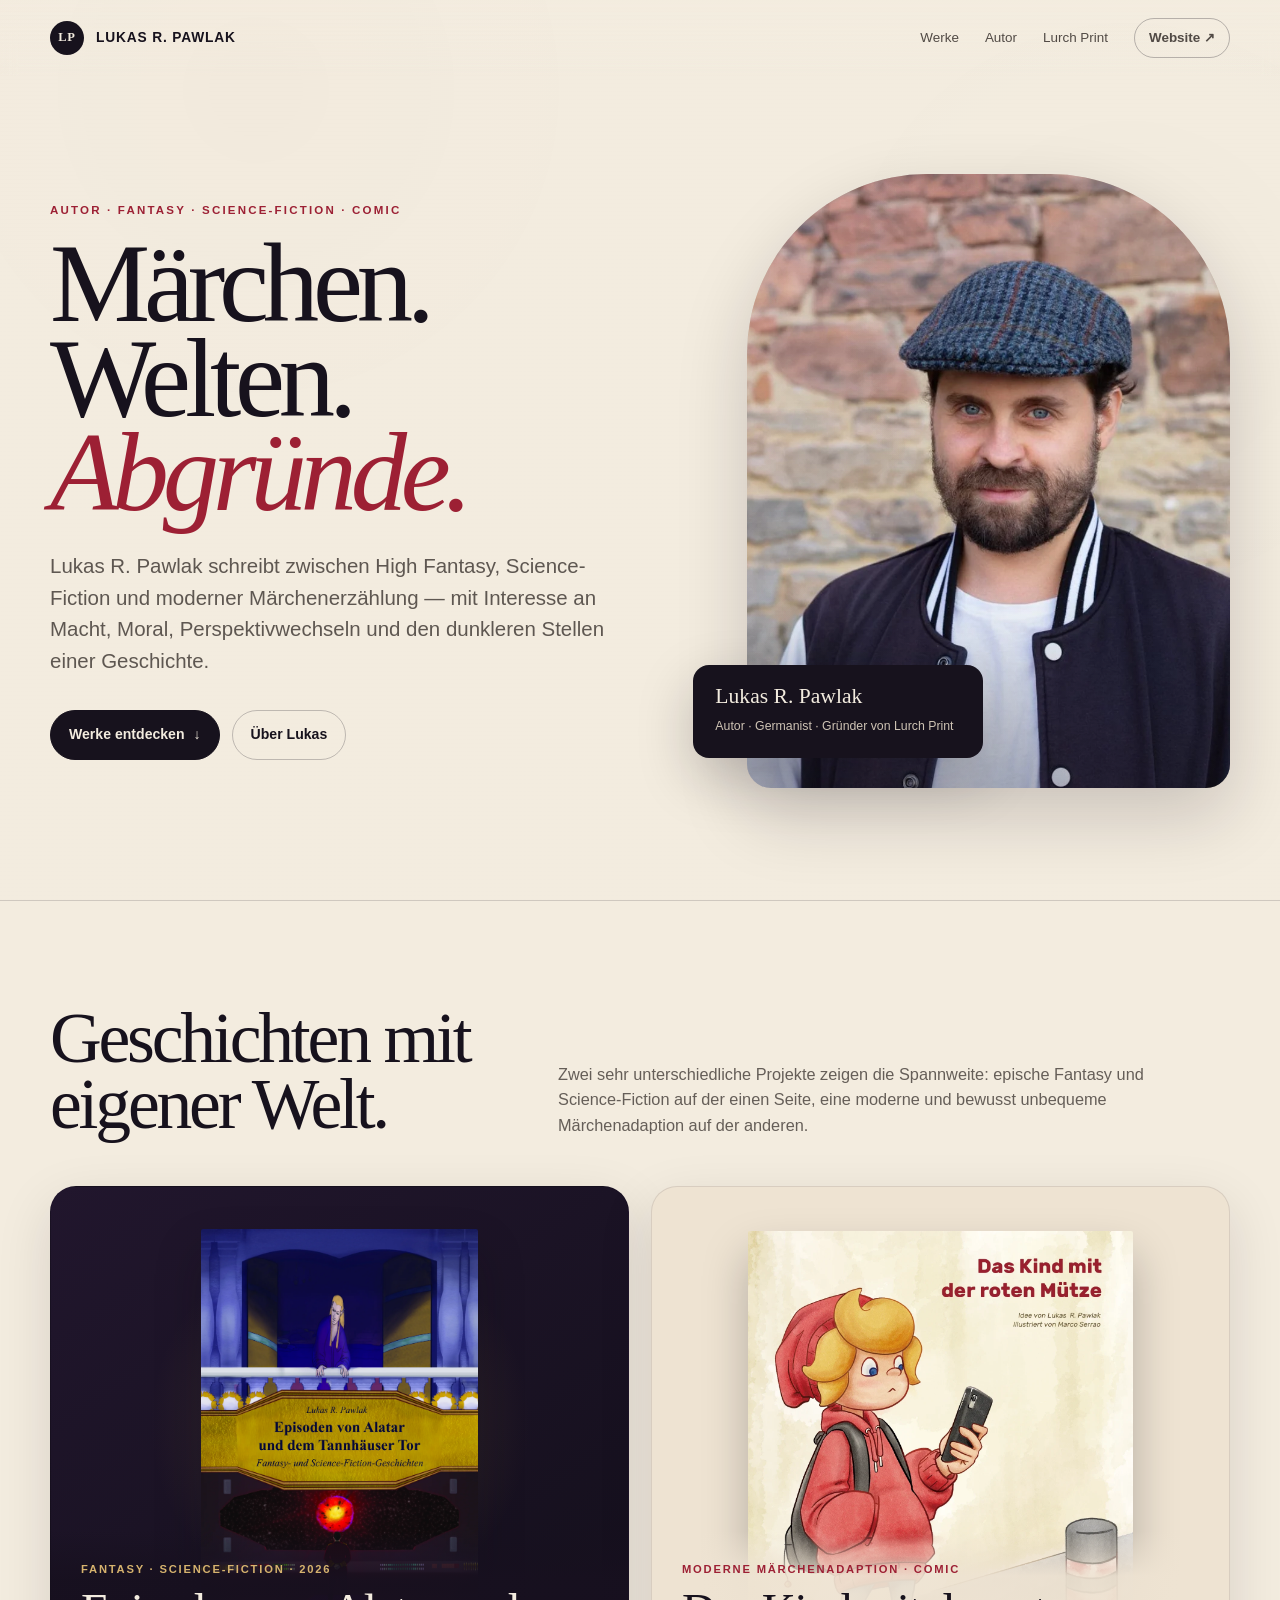
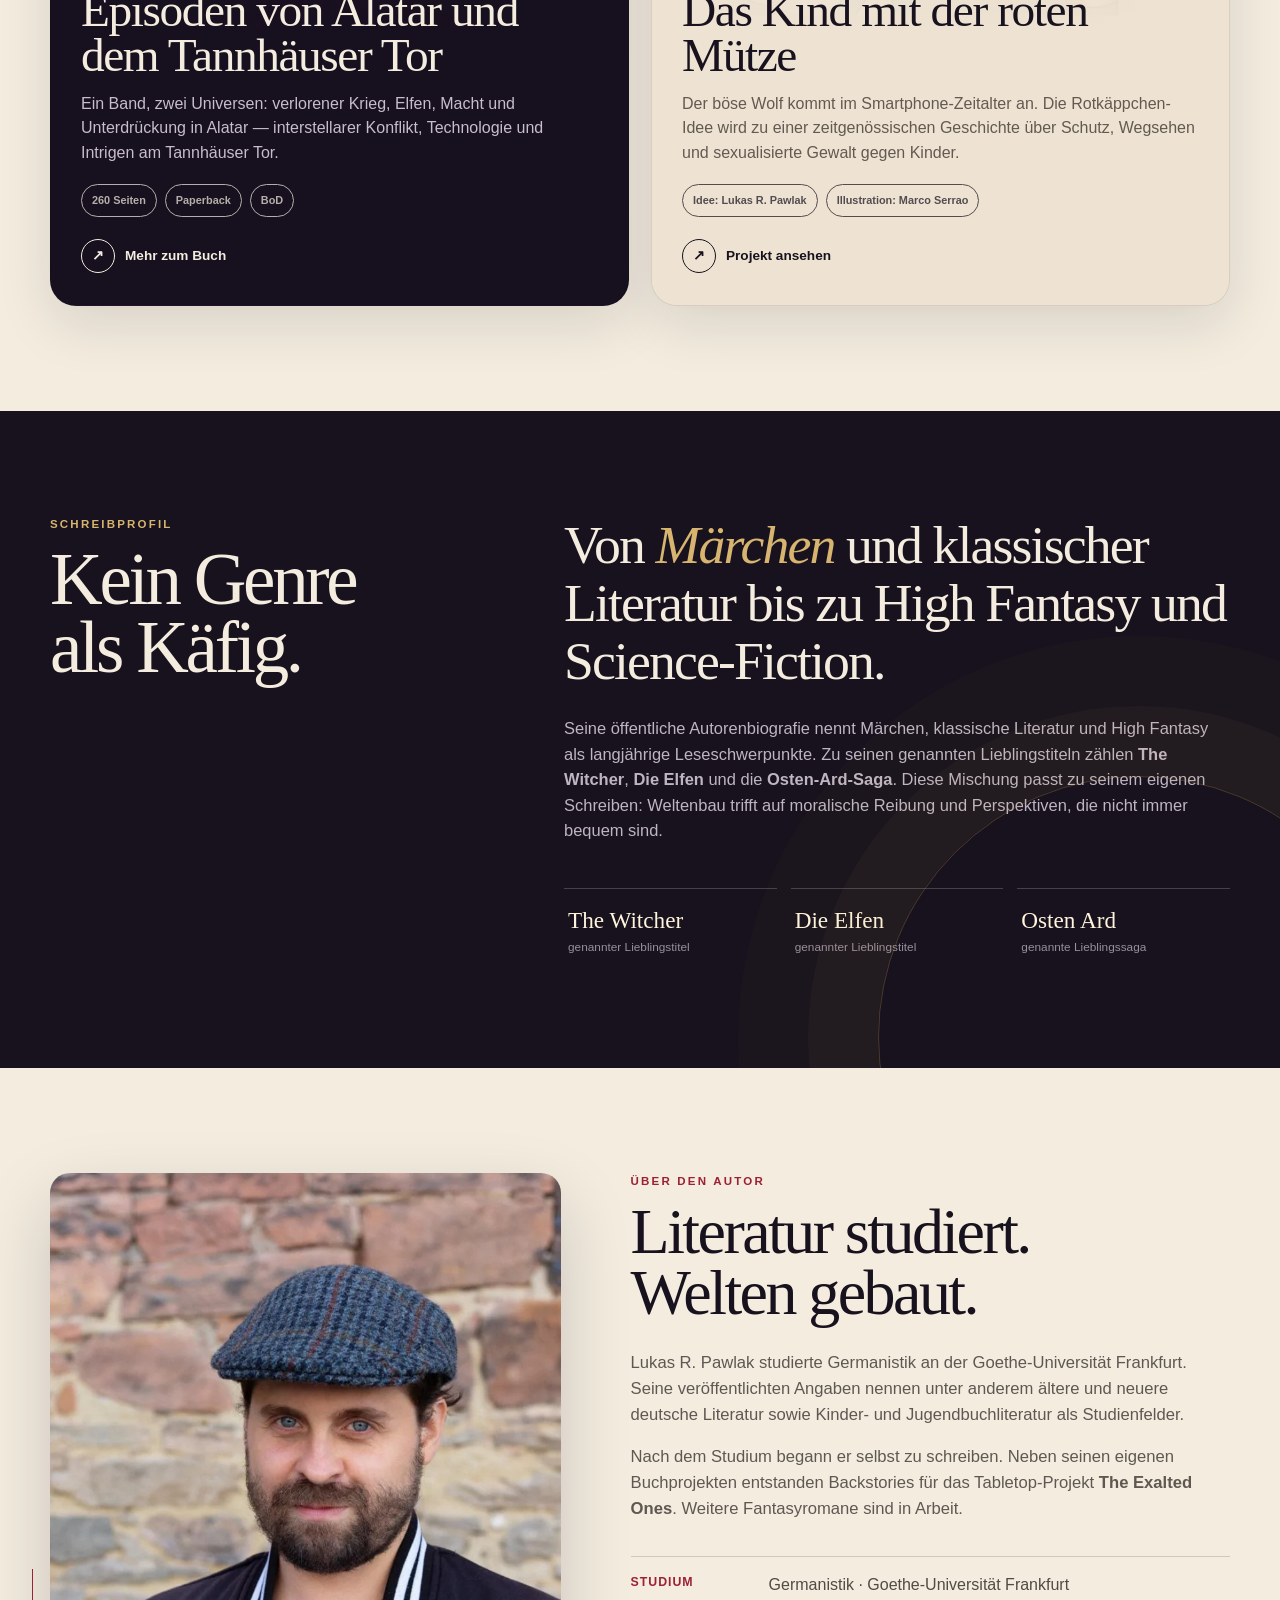
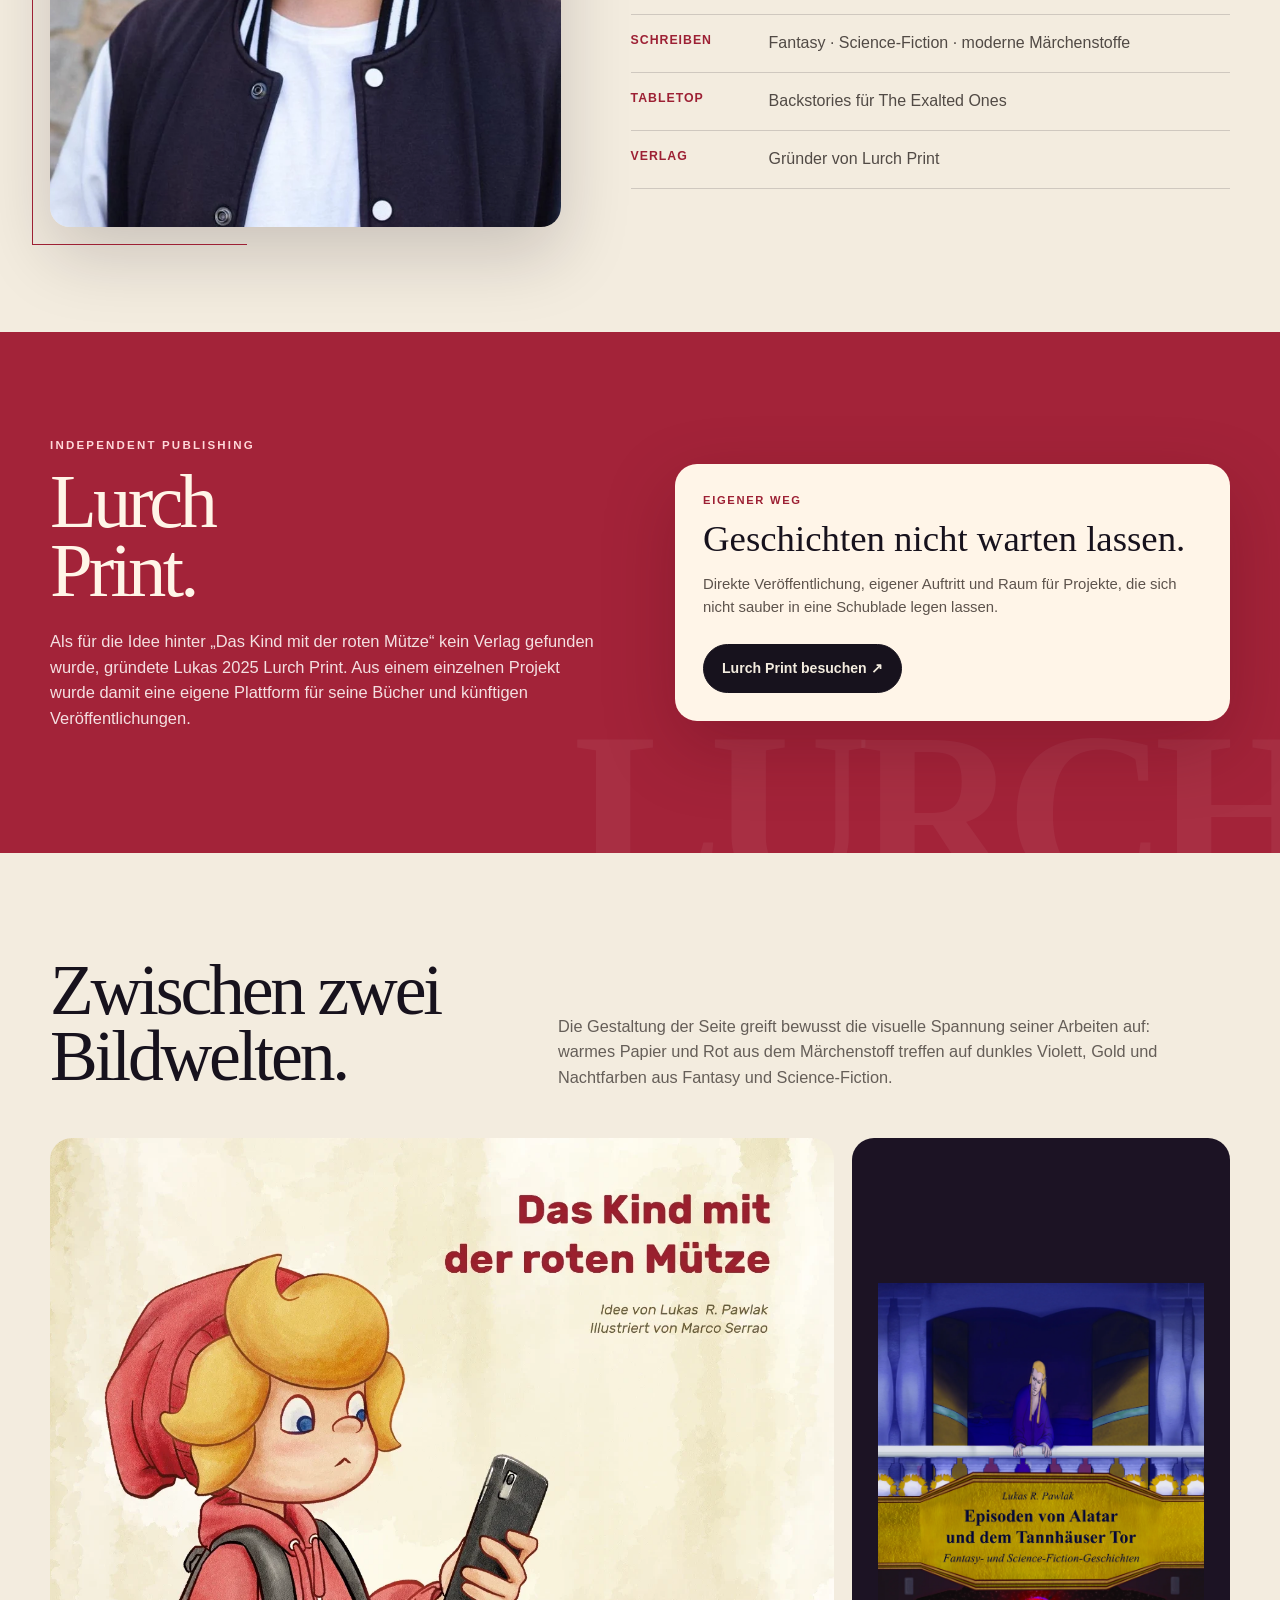
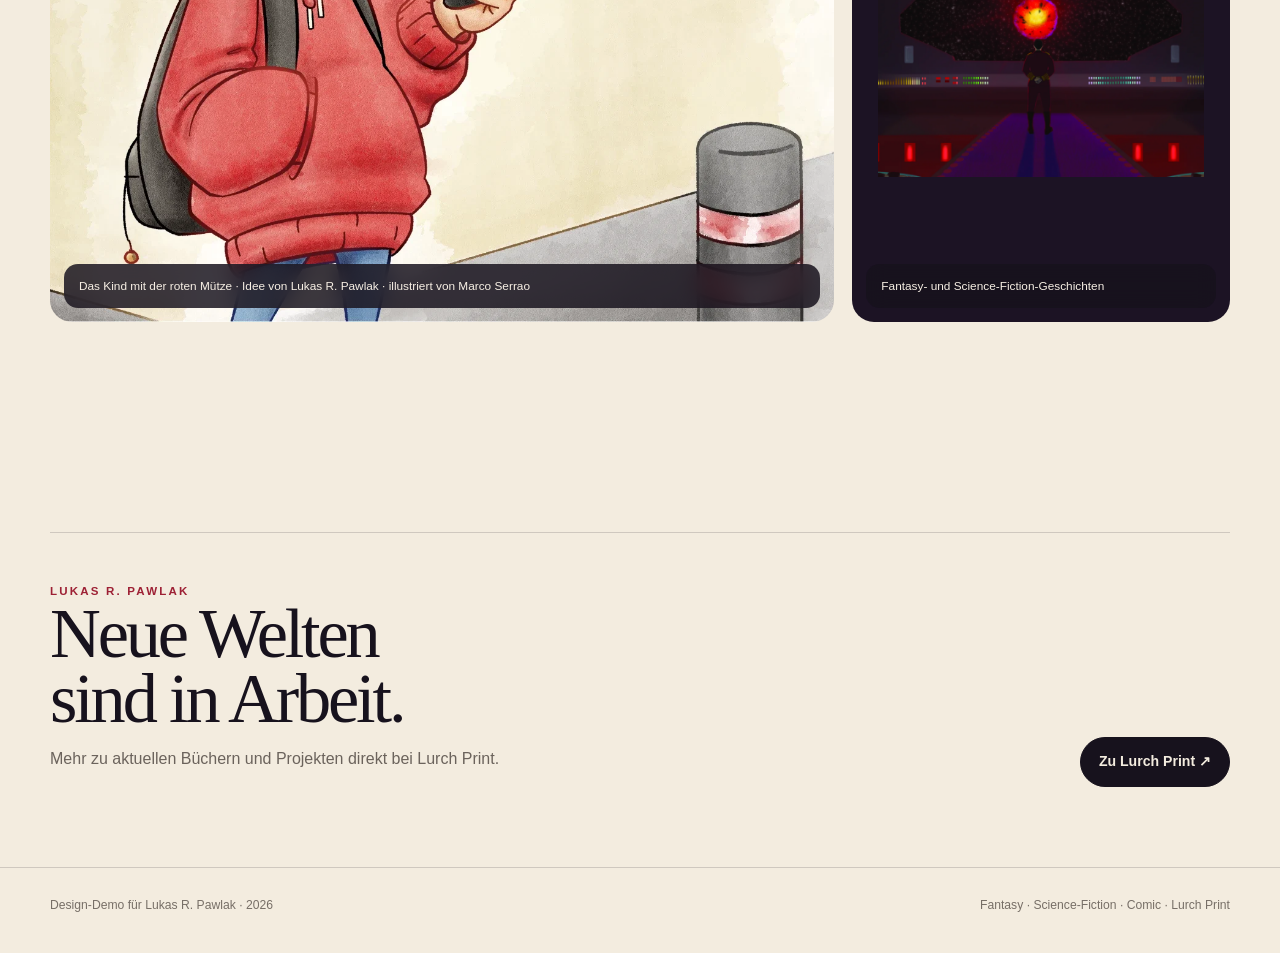
<file: lukas-author-demo/index.html>
<!doctype html>
<html lang="de">
<head>
<meta charset="utf-8">
<meta name="viewport" content="width=device-width,initial-scale=1,viewport-fit=cover">
<meta name="theme-color" content="#17121d">
<title>Lukas R. Pawlak — Autor · Fantasy · Science-Fiction</title>
<meta name="description" content="Lukas R. Pawlak — Autor von Fantasy, Science-Fiction und Das Kind mit der roten Mütze. Gründer von Lurch Print.">
<style>
:root{--ink:#17121d;--paper:#f3ecdf;--paper2:#e9dfcf;--wine:#9d2034;--gold:#bd944d;--blue:#536f8d;--line:rgba(23,18,29,.16);--shadow:0 28px 70px rgba(20,12,25,.18)}
*{box-sizing:border-box}html{scroll-behavior:smooth}body{margin:0;background:var(--paper);color:var(--ink);font-family:-apple-system,BlinkMacSystemFont,"Segoe UI",Inter,Arial,sans-serif;line-height:1.55;overflow-x:hidden}body:before{content:"";position:fixed;inset:0;pointer-events:none;z-index:99;opacity:.18;background-image:radial-gradient(circle at 20% 10%,rgba(157,32,52,.06),transparent 24%),radial-gradient(circle at 88% 34%,rgba(83,111,141,.06),transparent 23%),repeating-linear-gradient(0deg,rgba(23,18,29,.018) 0 1px,transparent 1px 4px);mix-blend-mode:multiply}::selection{background:var(--wine);color:white}a{color:inherit;text-decoration:none}img{display:block;max-width:100%}.wrap{width:min(1180px,calc(100% - 42px));margin:auto}.eyebrow{text-transform:uppercase;letter-spacing:.19em;font-size:.72rem;font-weight:800;color:var(--wine)}
header{position:fixed;inset:0 0 auto;z-index:40;padding-top:env(safe-area-inset-top);background:linear-gradient(to bottom,rgba(243,236,223,.97),rgba(243,236,223,.84),rgba(243,236,223,0));backdrop-filter:blur(8px)}nav{height:76px;display:flex;align-items:center;justify-content:space-between;gap:24px}.brand{display:flex;align-items:center;gap:12px;font-weight:850;letter-spacing:.06em;font-size:.86rem}.brandmark{width:34px;height:34px;border-radius:50%;display:grid;place-items:center;background:var(--ink);color:var(--paper);font-family:Georgia,serif;font-size:.78rem}.navlinks{display:flex;align-items:center;gap:26px;font-size:.84rem;color:#514a45}.navlinks a{position:relative}.navlinks a:not(.cta):after{content:"";position:absolute;left:0;right:100%;bottom:-5px;height:1px;background:var(--wine);transition:.25s}.navlinks a:hover:after{right:0}.cta{border:1px solid rgba(23,18,29,.28);border-radius:999px;padding:9px 14px;font-weight:750}
.hero{min-height:100svh;padding:118px 0 56px;display:grid;grid-template-columns:1.04fr .96fr;gap:62px;align-items:center}.hero-copy{padding:24px 0}.hero h1{font-family:"Iowan Old Style","Palatino Linotype",Palatino,Georgia,serif;font-size:clamp(4.5rem,8.8vw,8.9rem);line-height:.84;letter-spacing:-.055em;font-weight:500;margin:16px 0 30px}.hero h1 span{display:block;color:var(--wine);font-style:italic;font-weight:400}.hero .intro{font-size:clamp(1.06rem,1.8vw,1.28rem);max-width:650px;color:#5e5751}.actions{display:flex;flex-wrap:wrap;gap:12px;margin-top:33px}.btn{display:inline-flex;align-items:center;justify-content:center;gap:9px;border-radius:999px;padding:13px 18px;border:1px solid rgba(23,18,29,.24);font-size:.88rem;font-weight:800;transition:.2s}.btn.primary{background:var(--ink);color:var(--paper);border-color:var(--ink)}.btn:hover{transform:translateY(-2px)}.hero-visual{position:relative;min-height:650px}.portrait-frame{position:absolute;inset:18px 0 18px 54px;border-radius:180px 180px 24px 24px;overflow:hidden;box-shadow:var(--shadow);background:#d5c6b7}.portrait-frame img{width:100%;height:100%;object-fit:cover;object-position:center top}.portrait-frame:after{content:"";position:absolute;inset:0;background:linear-gradient(to top,rgba(23,18,29,.30),transparent 33%),linear-gradient(125deg,rgba(157,32,52,.09),transparent 40%)}.hero-note{position:absolute;left:0;bottom:48px;z-index:3;background:var(--ink);color:var(--paper);width:min(290px,75%);padding:20px 22px;border-radius:16px;box-shadow:0 20px 55px rgba(23,18,29,.22)}.hero-note strong{display:block;font:500 1.35rem/1.05 Georgia,serif;margin-bottom:6px}.hero-note span{font-size:.77rem;color:#cfc4b5}.rule{height:1px;background:var(--line)}section{padding:105px 0}
.section-head{display:grid;grid-template-columns:.8fr 1.2fr;gap:60px;align-items:end;margin-bottom:48px}.section-head h2{font-family:"Iowan Old Style","Palatino Linotype",Palatino,Georgia,serif;font-size:clamp(3rem,5.6vw,5.3rem);line-height:.92;letter-spacing:-.045em;font-weight:500;margin:0}.section-head p{margin:0;max-width:650px;color:#655e58;font-size:1.02rem}.works{display:grid;grid-template-columns:1fr 1fr;gap:22px}.work{position:relative;overflow:hidden;border-radius:26px;min-height:720px;display:flex;flex-direction:column;justify-content:flex-end;box-shadow:0 18px 55px rgba(26,18,29,.12);border:1px solid rgba(23,18,29,.10)}.work.dark{background:linear-gradient(145deg,#21162d,#15101d 72%);color:var(--paper)}.work.light{background:#eee3d2;color:var(--ink)}.cover-stage{position:absolute;inset:0 0 245px;display:grid;place-items:center;padding:42px;overflow:hidden}.work.dark .cover-stage:before{content:"";position:absolute;width:420px;height:420px;border-radius:50%;background:radial-gradient(circle,rgba(189,148,77,.23),transparent 64%)}.work.light .cover-stage:before{content:"";position:absolute;width:430px;height:430px;border-radius:50%;background:radial-gradient(circle,rgba(157,32,52,.10),transparent 65%)}.cover{position:relative;z-index:2;max-height:420px;max-width:78%;object-fit:contain;box-shadow:0 24px 45px rgba(15,10,18,.26);border-radius:2px;transition:.4s}.work:hover .cover{transform:translateY(-7px) rotate(-1deg)}.work.light:hover .cover{transform:translateY(-7px) rotate(1deg)}.work-info{position:relative;z-index:4;padding:30px 30px 32px}.work.dark .work-info{background:linear-gradient(to top,#17101f 0 72%,rgba(23,16,31,.92) 87%,transparent)}.work.light .work-info{background:linear-gradient(to top,#eee3d2 0 72%,rgba(238,227,210,.93) 88%,transparent)}.kicker{font-size:.7rem;letter-spacing:.16em;text-transform:uppercase;font-weight:800}.work.dark .kicker{color:#d6b36e}.work.light .kicker{color:var(--wine)}.work h3{font:500 clamp(2.25rem,3.7vw,3.8rem)/.96 Georgia,serif;letter-spacing:-.03em;margin:9px 0 13px}.work p{margin:0 0 18px;max-width:560px}.work.dark p{color:#c8bdcb}.work.light p{color:#625951}.meta{display:flex;gap:8px;flex-wrap:wrap;margin:16px 0 22px}.chip{padding:7px 10px;border-radius:999px;font-size:.68rem;font-weight:750;border:1px solid currentColor;opacity:.72}.worklink{display:inline-flex;align-items:center;gap:10px;font-size:.85rem;font-weight:850}.worklink i{display:grid;place-items:center;width:34px;height:34px;border-radius:50%;border:1px solid currentColor;font-style:normal}
.statement{background:var(--ink);color:var(--paper);position:relative;overflow:hidden}.statement:before{content:"";position:absolute;inset:auto -120px -230px auto;width:520px;height:520px;border-radius:50%;border:1px solid rgba(189,148,77,.3);box-shadow:0 0 0 70px rgba(189,148,77,.04),0 0 0 140px rgba(189,148,77,.025)}.statement-grid{display:grid;grid-template-columns:.8fr 1.2fr;gap:70px;align-items:start}.statement h2{font:500 clamp(3.1rem,5.7vw,5.5rem)/.94 Georgia,serif;letter-spacing:-.045em;margin:12px 0 0}.bigline{font:500 clamp(2rem,4.2vw,4.2rem)/1.08 Georgia,serif;letter-spacing:-.035em;margin:0;max-width:790px}.bigline em{color:#d7b46f;font-weight:400}.statement .copy{color:#bfb5c2;max-width:720px;margin-top:26px;font-size:1.03rem}.influences{display:grid;grid-template-columns:repeat(3,1fr);gap:14px;margin-top:44px}.influence{border-top:1px solid rgba(255,255,255,.20);padding:18px 4px 4px}.influence strong{display:block;font:500 1.45rem Georgia,serif;color:#fff4dc}.influence span{font-size:.74rem;color:#988f9c}
.about-grid{display:grid;grid-template-columns:.92fr 1.08fr;gap:70px;align-items:start}.about-photo{position:relative}.about-photo img{width:100%;aspect-ratio:.78;object-fit:cover;object-position:center top;border-radius:20px;box-shadow:var(--shadow)}.about-photo:after{content:"";position:absolute;left:-18px;bottom:-18px;width:42%;height:42%;border-left:1px solid var(--wine);border-bottom:1px solid var(--wine);pointer-events:none}.about-copy h2{font:500 clamp(3.1rem,5vw,5.2rem)/.95 Georgia,serif;letter-spacing:-.04em;margin:12px 0 26px}.about-copy p{font-size:1.04rem;color:#5f5852;max-width:720px}.timeline{margin-top:35px;border-top:1px solid var(--line)}.trow{display:grid;grid-template-columns:120px 1fr;gap:18px;padding:16px 0;border-bottom:1px solid var(--line)}.trow b{color:var(--wine);font-size:.77rem;letter-spacing:.08em;text-transform:uppercase}.trow span{color:#514a45}
.lurch{background:#a32339;color:#fff5e8;position:relative;overflow:hidden}.lurch:after{content:"LURCH";position:absolute;right:-35px;bottom:-70px;font:700 14rem/1 Georgia,serif;color:rgba(255,255,255,.055);letter-spacing:-.06em;pointer-events:none}.lurch-grid{display:grid;grid-template-columns:1fr 1fr;gap:70px;align-items:center;position:relative;z-index:2}.lurch h2{font:500 clamp(3.4rem,6vw,6rem)/.9 Georgia,serif;letter-spacing:-.05em;margin:12px 0 24px}.lurch p{color:#f4dfe1;max-width:620px;font-size:1.03rem}.lurch-card{background:#fff5e8;color:var(--ink);border-radius:22px;padding:28px;box-shadow:0 26px 70px rgba(70,4,18,.25)}.lurch-card .mini{font-size:.7rem;text-transform:uppercase;letter-spacing:.15em;color:var(--wine);font-weight:850}.lurch-card h3{font:500 2.3rem/1 Georgia,serif;margin:12px 0 14px}.lurch-card p{color:#5d534c;font-size:.93rem}.lurch-card .btn{margin-top:10px;background:var(--ink);color:var(--paper);border-color:var(--ink)}
.gallery{display:grid;grid-template-columns:1.35fr .65fr;gap:18px}.gallery-main,.gallery-side{border-radius:22px;overflow:hidden;position:relative;min-height:460px;background:#ddd}.gallery-main img,.gallery-side img{width:100%;height:100%;object-fit:cover}.gallery-side img{object-fit:contain;background:#1c1324;padding:26px}.caption-strip{position:absolute;left:14px;right:14px;bottom:14px;background:rgba(23,18,29,.84);backdrop-filter:blur(10px);color:#f7efe4;border-radius:14px;padding:13px 15px;font-size:.74rem}.end{padding-bottom:80px}.endbox{border-top:1px solid var(--line);padding-top:50px;display:grid;grid-template-columns:1fr auto;gap:32px;align-items:end}.end h2{font:500 clamp(3rem,5.5vw,5.5rem)/.92 Georgia,serif;letter-spacing:-.045em;margin:0}.end p{color:#6b635c;max-width:650px}footer{border-top:1px solid var(--line);padding:28px 0 38px;color:#776f67;font-size:.76rem}.foot{display:flex;justify-content:space-between;gap:24px;flex-wrap:wrap}.reveal{opacity:0;transform:translateY(18px);transition:opacity .65s ease,transform .65s ease}.reveal.show{opacity:1;transform:none}
@media(prefers-reduced-motion:reduce){*{scroll-behavior:auto!important}.reveal{opacity:1;transform:none;transition:none}}@media(max-width:900px){.navlinks a:not(.cta){display:none}.hero{grid-template-columns:1fr;gap:18px;padding-top:108px}.hero-copy{padding-bottom:0}.hero-visual{min-height:610px}.portrait-frame{left:28px}.section-head,.statement-grid,.about-grid,.lurch-grid{grid-template-columns:1fr;gap:32px}.works{grid-template-columns:1fr}.work{min-height:700px}.gallery{grid-template-columns:1fr}.gallery-main,.gallery-side{min-height:420px}.influences{grid-template-columns:1fr}.endbox{grid-template-columns:1fr}}@media(max-width:560px){.wrap{width:min(100% - 26px,1180px)}nav{height:66px}.brand{font-size:.75rem}.brandmark{width:30px;height:30px}.cta{padding:8px 11px;font-size:.75rem}.hero{padding-top:92px;min-height:auto}.hero h1{font-size:clamp(4.05rem,20vw,6.4rem)}.hero-visual{min-height:500px}.portrait-frame{inset:12px 0 12px 14px;border-radius:110px 110px 18px 18px}.hero-note{left:0;bottom:30px;width:72%;padding:16px}section{padding:78px 0}.work{min-height:640px}.cover-stage{inset:0 0 255px;padding:30px}.cover{max-width:86%;max-height:360px}.work-info{padding:24px 22px 25px}.about-photo img{aspect-ratio:.82}.trow{grid-template-columns:90px 1fr}.gallery-main,.gallery-side{min-height:350px}}
</style>
</head>
<body>
<header><div class="wrap"><nav><a href="#top" class="brand"><span class="brandmark">LP</span><span>LUKAS R. PAWLAK</span></a><div class="navlinks"><a href="#werke">Werke</a><a href="#autor">Autor</a><a href="#lurch">Lurch Print</a><a class="cta" href="https://lurchprint.de/" target="_blank" rel="noopener">Website ↗</a></div></nav></div></header>
<main id="top">
<div class="wrap hero">
<div class="hero-copy reveal"><div class="eyebrow">Autor · Fantasy · Science-Fiction · Comic</div><h1>Märchen.<br>Welten.<span>Abgründe.</span></h1><p class="intro">Lukas R. Pawlak schreibt zwischen High Fantasy, Science-Fiction und moderner Märchenerzählung — mit Interesse an Macht, Moral, Perspektivwechseln und den dunkleren Stellen einer Geschichte.</p><div class="actions"><a class="btn primary" href="#werke">Werke entdecken <span>↓</span></a><a class="btn" href="#autor">Über Lukas</a></div></div>
<div class="hero-visual reveal"><div class="portrait-frame"><img src="assets/lurchprint/063-Lukas.webp" alt="Porträt von Lukas R. Pawlak"></div><div class="hero-note"><strong>Lukas R. Pawlak</strong><span>Autor · Germanist · Gründer von Lurch Print</span></div></div>
</div>
<div class="rule"></div>
<section id="werke"><div class="wrap"><div class="section-head reveal"><h2>Geschichten mit<br>eigener Welt.</h2><p>Zwei sehr unterschiedliche Projekte zeigen die Spannweite: epische Fantasy und Science-Fiction auf der einen Seite, eine moderne und bewusst unbequeme Märchenadaption auf der anderen.</p></div><div class="works">
<article class="work dark reveal"><div class="cover-stage"><img class="cover" src="assets/lurchprint/056-Cover-Front.webp" alt="Cover von Episoden von Alatar und dem Tannhäuser Tor"></div><div class="work-info"><div class="kicker">Fantasy · Science-Fiction · 2026</div><h3>Episoden von Alatar und dem Tannhäuser Tor</h3><p>Ein Band, zwei Universen: verlorener Krieg, Elfen, Macht und Unterdrückung in Alatar — interstellarer Konflikt, Technologie und Intrigen am Tannhäuser Tor.</p><div class="meta"><span class="chip">260 Seiten</span><span class="chip">Paperback</span><span class="chip">BoD</span></div><a class="worklink" href="https://lurchprint.de/episoden-von-alatar-und-dem-tannhaeuser-tor/" target="_blank" rel="noopener"><i>↗</i> Mehr zum Buch</a></div></article>
<article class="work light reveal"><div class="cover-stage"><img class="cover" src="assets/lurchprint/067-buchcover.webp" alt="Cover von Das Kind mit der roten Mütze"></div><div class="work-info"><div class="kicker">Moderne Märchenadaption · Comic</div><h3>Das Kind mit der roten Mütze</h3><p>Der böse Wolf kommt im Smartphone-Zeitalter an. Die Rotkäppchen-Idee wird zu einer zeitgenössischen Geschichte über Schutz, Wegsehen und sexualisierte Gewalt gegen Kinder.</p><div class="meta"><span class="chip">Idee: Lukas R. Pawlak</span><span class="chip">Illustration: Marco Serrao</span></div><a class="worklink" href="https://lurchprint.de/das-kind-mit-der-roten-muetze/" target="_blank" rel="noopener"><i>↗</i> Projekt ansehen</a></div></article>
</div></div></section>
<section class="statement"><div class="wrap statement-grid"><div class="reveal"><div class="eyebrow" style="color:#d7b46f">Schreibprofil</div><h2>Kein Genre<br>als Käfig.</h2></div><div class="reveal"><p class="bigline">Von <em>Märchen</em> und klassischer Literatur bis zu High Fantasy und Science-Fiction.</p><p class="copy">Seine öffentliche Autorenbiografie nennt Märchen, klassische Literatur und High Fantasy als langjährige Leseschwerpunkte. Zu seinen genannten Lieblingstiteln zählen <strong>The Witcher</strong>, <strong>Die Elfen</strong> und die <strong>Osten-Ard-Saga</strong>. Diese Mischung passt zu seinem eigenen Schreiben: Weltenbau trifft auf moralische Reibung und Perspektiven, die nicht immer bequem sind.</p><div class="influences"><div class="influence"><strong>The Witcher</strong><span>genannter Lieblingstitel</span></div><div class="influence"><strong>Die Elfen</strong><span>genannter Lieblingstitel</span></div><div class="influence"><strong>Osten Ard</strong><span>genannte Lieblingssaga</span></div></div></div></div></section>
<section id="autor"><div class="wrap about-grid"><div class="about-photo reveal"><img src="assets/lurchprint/063-Lukas.webp" alt="Lukas R. Pawlak"></div><div class="about-copy reveal"><div class="eyebrow">Über den Autor</div><h2>Literatur studiert.<br>Welten gebaut.</h2><p>Lukas R. Pawlak studierte Germanistik an der Goethe-Universität Frankfurt. Seine veröffentlichten Angaben nennen unter anderem ältere und neuere deutsche Literatur sowie Kinder- und Jugendbuchliteratur als Studienfelder.</p><p>Nach dem Studium begann er selbst zu schreiben. Neben seinen eigenen Buchprojekten entstanden Backstories für das Tabletop-Projekt <strong>The Exalted Ones</strong>. Weitere Fantasyromane sind in Arbeit.</p><div class="timeline"><div class="trow"><b>Studium</b><span>Germanistik · Goethe-Universität Frankfurt</span></div><div class="trow"><b>Schreiben</b><span>Fantasy · Science-Fiction · moderne Märchenstoffe</span></div><div class="trow"><b>Tabletop</b><span>Backstories für The Exalted Ones</span></div><div class="trow"><b>Verlag</b><span>Gründer von Lurch Print</span></div></div></div></div></section>
<section id="lurch" class="lurch"><div class="wrap lurch-grid"><div class="reveal"><div class="eyebrow" style="color:#ffd7d9">Independent Publishing</div><h2>Lurch<br>Print.</h2><p>Als für die Idee hinter „Das Kind mit der roten Mütze“ kein Verlag gefunden wurde, gründete Lukas 2025 Lurch Print. Aus einem einzelnen Projekt wurde damit eine eigene Plattform für seine Bücher und künftigen Veröffentlichungen.</p></div><div class="lurch-card reveal"><div class="mini">Eigener Weg</div><h3>Geschichten nicht warten lassen.</h3><p>Direkte Veröffentlichung, eigener Auftritt und Raum für Projekte, die sich nicht sauber in eine Schublade legen lassen.</p><a class="btn" href="https://lurchprint.de/" target="_blank" rel="noopener">Lurch Print besuchen ↗</a></div></div></section>
<section><div class="wrap"><div class="section-head reveal"><h2>Zwischen zwei<br>Bildwelten.</h2><p>Die Gestaltung der Seite greift bewusst die visuelle Spannung seiner Arbeiten auf: warmes Papier und Rot aus dem Märchenstoff treffen auf dunkles Violett, Gold und Nachtfarben aus Fantasy und Science-Fiction.</p></div><div class="gallery"><div class="gallery-main reveal"><img src="assets/lurchprint/067-buchcover.webp" alt="Das Kind mit der roten Mütze"><div class="caption-strip">Das Kind mit der roten Mütze · Idee von Lukas R. Pawlak · illustriert von Marco Serrao</div></div><div class="gallery-side reveal"><img src="assets/lurchprint/056-Cover-Front.webp" alt="Episoden von Alatar und dem Tannhäuser Tor"><div class="caption-strip">Fantasy- und Science-Fiction-Geschichten</div></div></div></div></section>
<section class="end"><div class="wrap endbox reveal"><div><div class="eyebrow">Lukas R. Pawlak</div><h2>Neue Welten<br>sind in Arbeit.</h2><p>Mehr zu aktuellen Büchern und Projekten direkt bei Lurch Print.</p></div><a class="btn primary" href="https://lurchprint.de/" target="_blank" rel="noopener">Zu Lurch Print ↗</a></div></section>
</main>
<footer><div class="wrap foot"><span>Design-Demo für Lukas R. Pawlak · 2026</span><span>Fantasy · Science-Fiction · Comic · Lurch Print</span></div></footer>
<script>const io=new IntersectionObserver(entries=>{entries.forEach(e=>{if(e.isIntersecting){e.target.classList.add('show');io.unobserve(e.target)}})},{threshold:.12});document.querySelectorAll('.reveal').forEach(el=>io.observe(el));</script>
</body></html>
</file>
